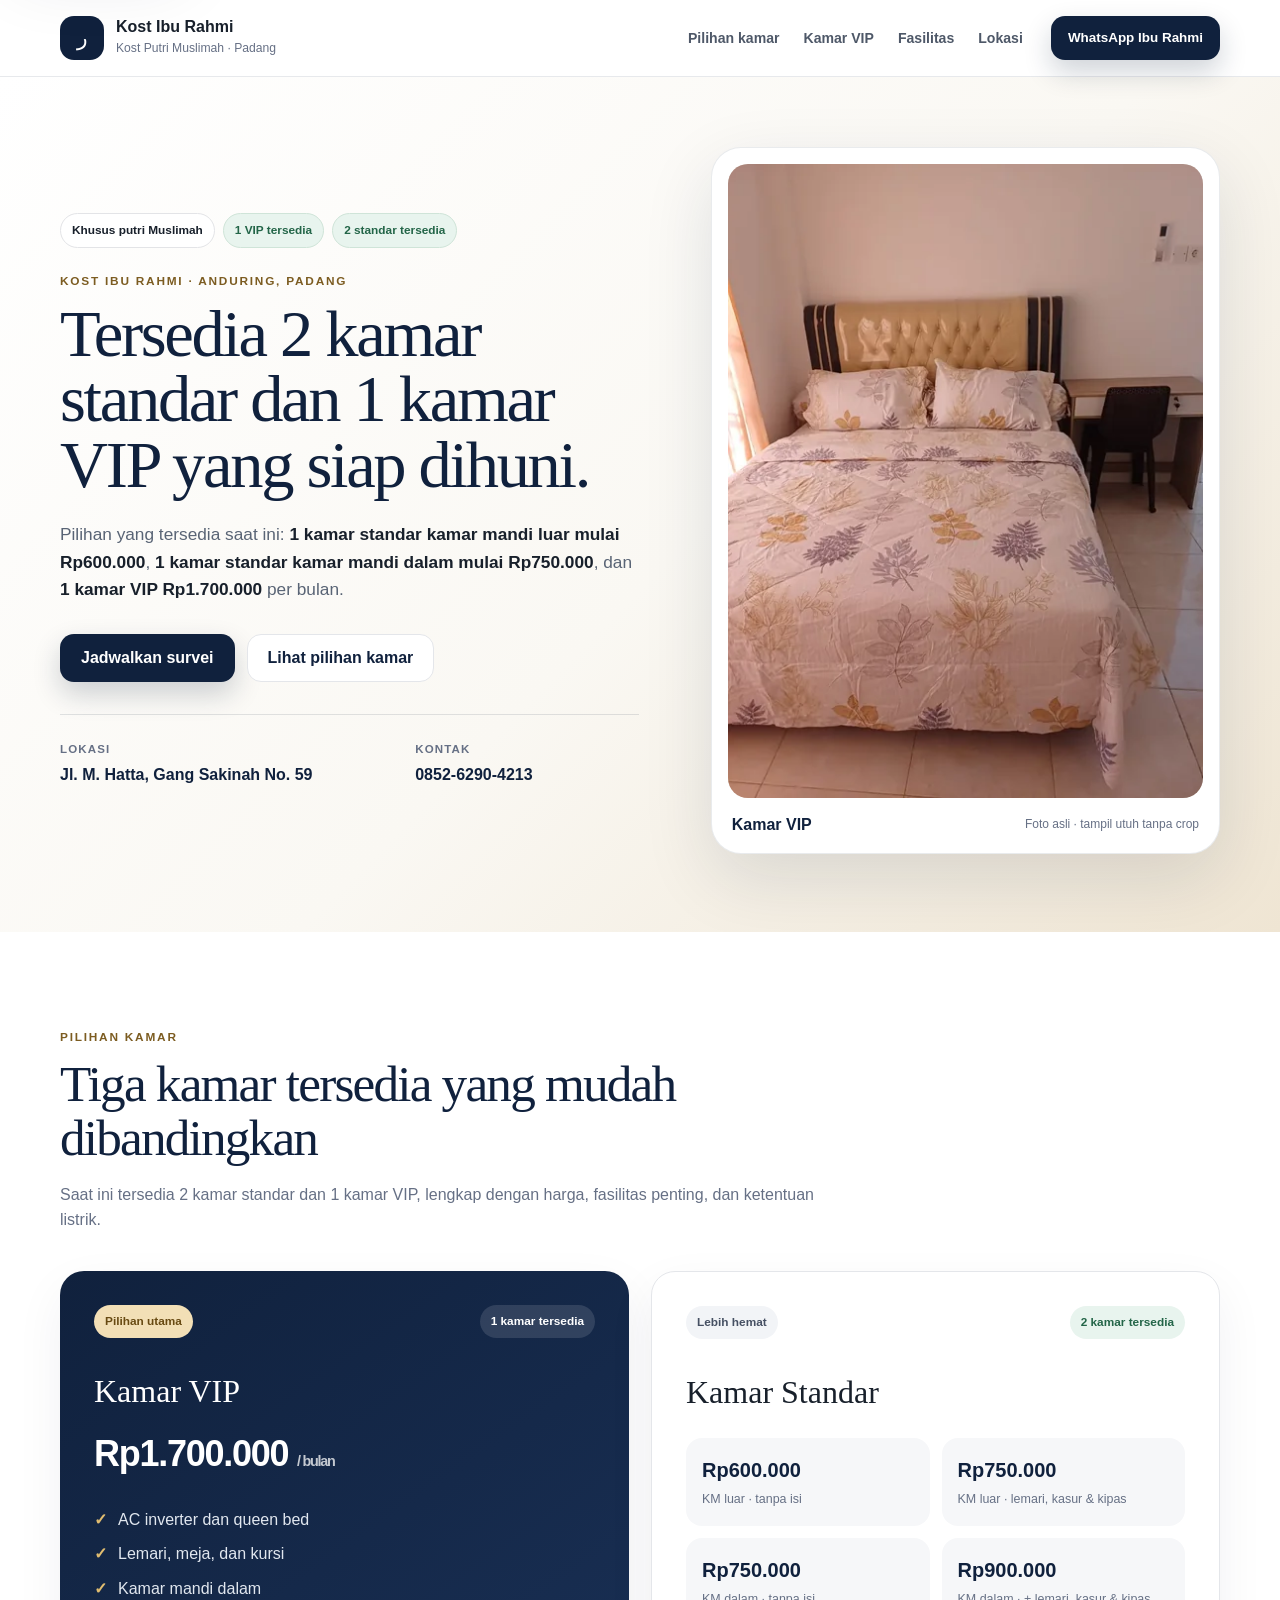
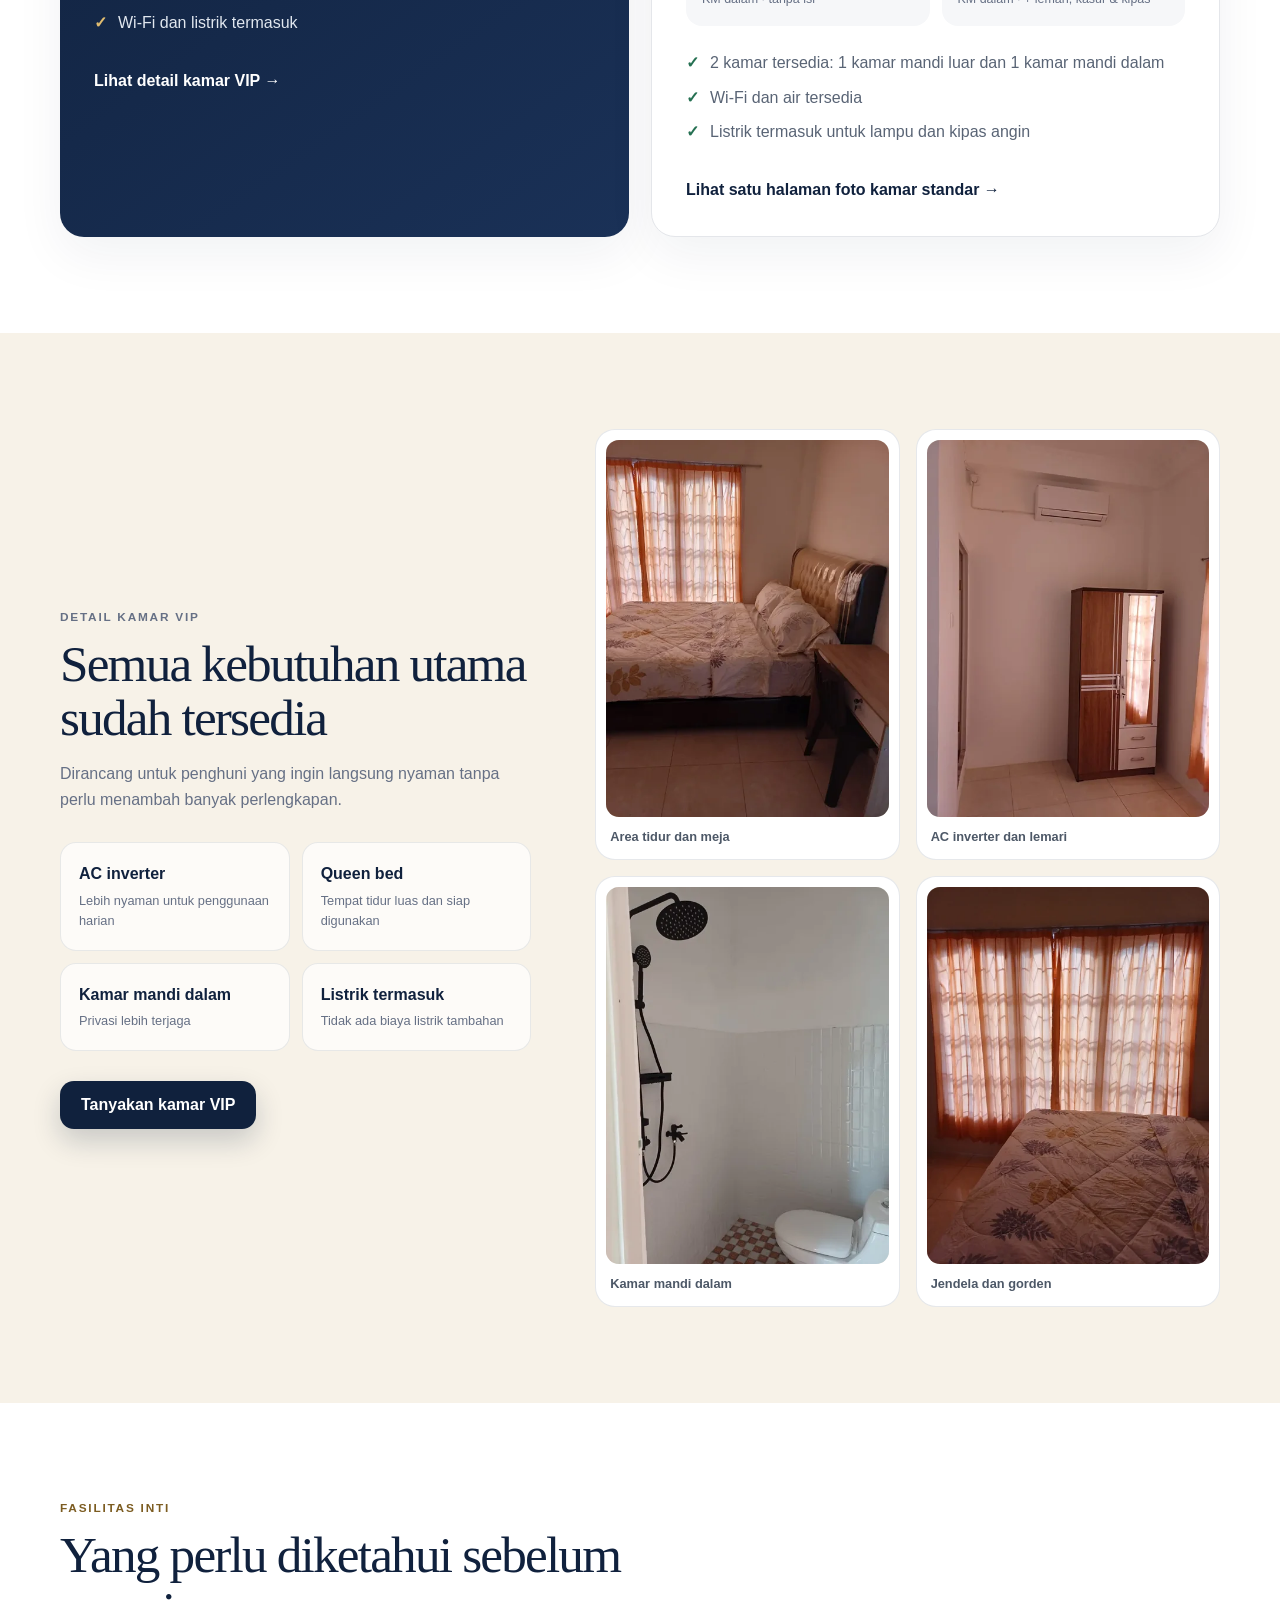
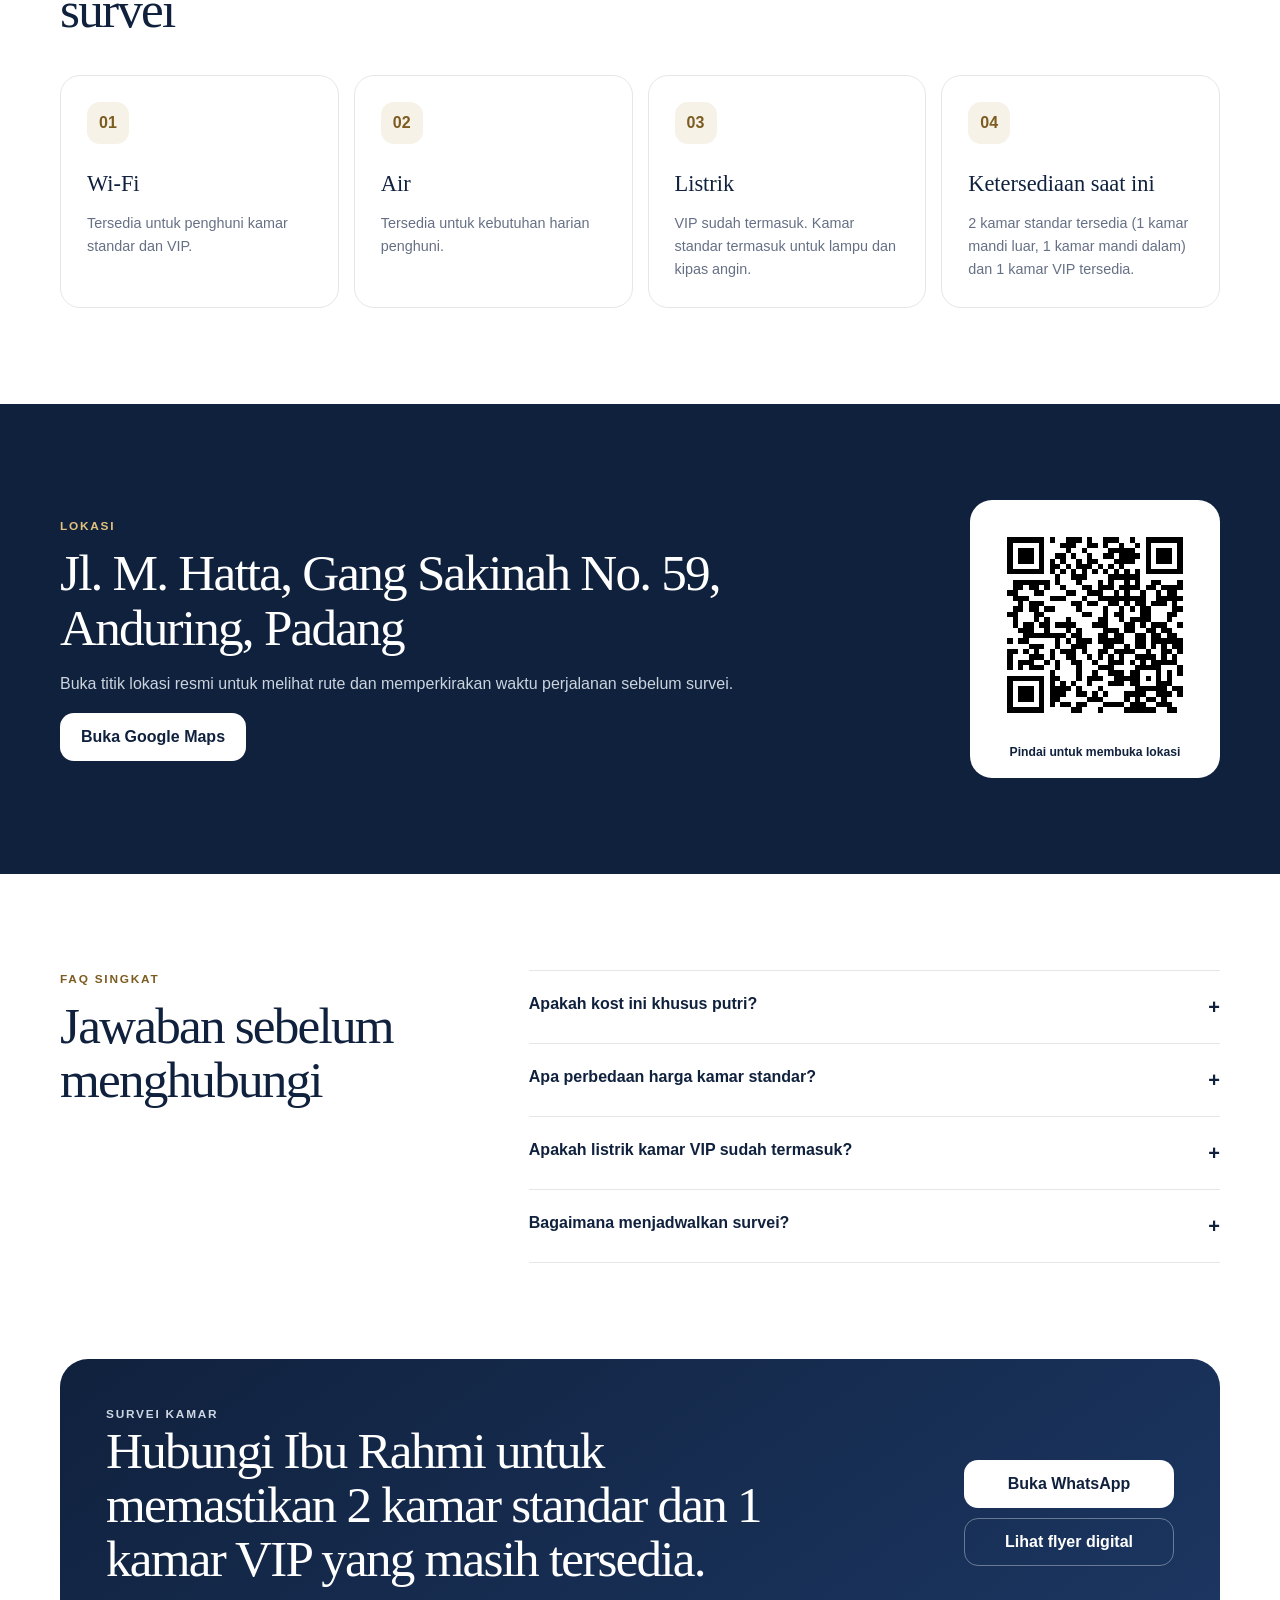
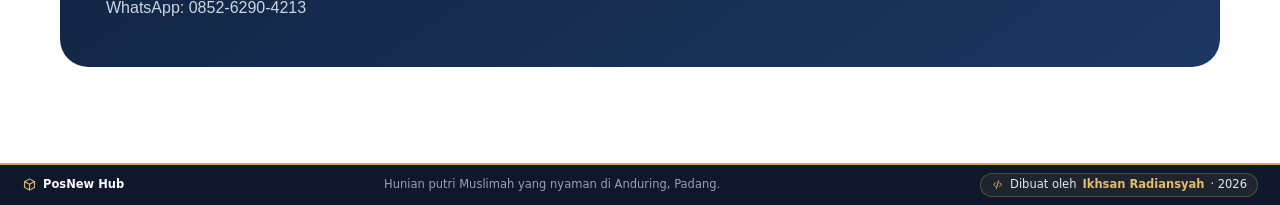
<file: index.html>
<!doctype html>
<html lang="id">
<head>
  <meta charset="utf-8">
  <meta name="viewport" content="width=device-width,initial-scale=1,viewport-fit=cover">
  <title>Kost Ibu Rahmi | Kost Putri Muslimah di Anduring, Padang</title>
  <meta name="description" content="Kost putri Muslimah di Jl. M. Hatta, Gang Sakinah No. 59, Anduring, Padang. Tersedia 2 kamar standar (1 kamar mandi luar dan 1 kamar mandi dalam) serta 1 kamar VIP. Harga mulai Rp600.000 per bulan.">
  <meta name="robots" content="index,follow,max-image-preview:large,max-snippet:-1,max-video-preview:-1">
  <meta name="theme-color" content="#10213d">
  <link rel="canonical" href="https://kost.posnew.com/">
  <link rel="preload" as="image" href="/assets/images/kamar-vip-baru-tempat-tidur-800.webp" imagesrcset="/assets/images/kamar-vip-baru-tempat-tidur-480.webp 480w, /assets/images/kamar-vip-baru-tempat-tidur-800.webp 800w, /assets/images/kamar-vip-baru-tempat-tidur-1280.webp 1280w" imagesizes="(max-width:760px) calc(100vw - 32px), 48vw" fetchpriority="high">
  <link rel="icon" type="image/png" sizes="32x32" href="/assets/images/favicon-32x32.png">
  <link rel="apple-touch-icon" href="/assets/images/apple-touch-icon.png">
  <link rel="manifest" href="/site.webmanifest">
  <link rel="stylesheet" href="/assets/css/site.css?v=20260730-footerfix2">

  <meta property="og:locale" content="id_ID">
  <meta property="og:type" content="website">
  <meta property="og:site_name" content="Kost Ibu Rahmi">
  <meta property="og:title" content="Kost Putri Muslimah di Anduring, Padang | Kost Ibu Rahmi">
  <meta property="og:description" content="Tersedia 2 kamar standar dan 1 kamar VIP. Harga mulai Rp600.000 per bulan. Hubungi Ibu Rahmi untuk survei.">
  <meta property="og:url" content="https://kost.posnew.com/">
  <meta property="og:image" content="https://kost.posnew.com/assets/images/og-kost-ibu-rahmi.jpg">
  <meta property="og:image:width" content="1200">
  <meta property="og:image:height" content="630">
  <meta property="og:image:alt" content="Kamar VIP Kost Ibu Rahmi di Anduring, Padang">
  <meta name="twitter:card" content="summary_large_image">
  <meta name="twitter:title" content="Kost Ibu Rahmi — Kost Putri Muslimah di Padang">
  <meta name="twitter:description" content="2 kamar standar dan 1 kamar VIP tersedia. Harga mulai Rp600.000 per bulan.">
  <meta name="twitter:image" content="https://kost.posnew.com/assets/images/og-kost-ibu-rahmi.jpg">

  <script type="application/ld+json">
  {
    "@context":"https://schema.org",
    "@graph":[
      {
        "@type":"WebSite",
        "@id":"https://kost.posnew.com/#website",
        "url":"https://kost.posnew.com/",
        "name":"Kost Ibu Rahmi",
        "inLanguage":"id-ID"
      },
      {
        "@type":"LodgingBusiness",
        "@id":"https://kost.posnew.com/#business",
        "name":"Kost Ibu Rahmi",
        "description":"Kost khusus putri Muslimah di Anduring, Padang, dengan kamar VIP dan kamar standar.",
        "url":"https://kost.posnew.com/",
        "telephone":"+6285262904213",
        "image":"https://kost.posnew.com/assets/images/kamar-vip-baru-tempat-tidur-1280.webp",
        "address":{
          "@type":"PostalAddress",
          "streetAddress":"Jl. M. Hatta, Gang Sakinah No. 59, Anduring",
          "addressLocality":"Padang",
          "addressRegion":"Sumatera Barat",
          "addressCountry":"ID"
        },
        "sameAs":["https://maps.app.goo.gl/Gx7gHEeugVkciWht6"],
        "amenityFeature":[
          {"@type":"LocationFeatureSpecification","name":"Wi-Fi","value":true},
          {"@type":"LocationFeatureSpecification","name":"Air","value":true},
          {"@type":"LocationFeatureSpecification","name":"Kamar VIP ber-AC","value":true}
        ],
        "makesOffer":[
          {
            "@type":"Offer","name":"Kamar Standar Kamar Mandi Luar Tanpa Isi","price":"600000","priceCurrency":"IDR","availability":"https://schema.org/InStock","url":"https://kost.posnew.com/#kamar-standar",
            "itemOffered":{"@type":"Accommodation","name":"Kamar standar kamar mandi luar tanpa isi"}
          },
          {
            "@type":"Offer","name":"Kamar Standar Kamar Mandi Luar Dengan Isi","price":"750000","priceCurrency":"IDR","availability":"https://schema.org/InStock","url":"https://kost.posnew.com/#kamar-standar",
            "itemOffered":{"@type":"Accommodation","name":"Kamar standar kamar mandi luar dengan lemari, kasur, dan kipas angin"}
          },
          {
            "@type":"Offer","name":"Kamar Standar Kamar Mandi Dalam Tanpa Isi","price":"750000","priceCurrency":"IDR","availability":"https://schema.org/InStock","url":"https://kost.posnew.com/#kamar-standar",
            "itemOffered":{"@type":"Accommodation","name":"Kamar standar kamar mandi dalam dalam keadaan kosong"}
          },
          {
            "@type":"Offer","name":"Kamar Standar Kamar Mandi Dalam Dengan Isi","price":"900000","priceCurrency":"IDR","availability":"https://schema.org/InStock","url":"https://kost.posnew.com/#kamar-standar",
            "itemOffered":{"@type":"Accommodation","name":"Kamar standar kamar mandi dalam dengan lemari, kasur, dan kipas angin"}
          },
          {
            "@type":"Offer","name":"Kamar VIP","price":"1700000","priceCurrency":"IDR","availability":"https://schema.org/InStock","url":"https://kost.posnew.com/#kamar-vip",
            "itemOffered":{"@type":"Accommodation","name":"Kamar VIP dengan AC inverter, queen bed, dan kamar mandi dalam","numberOfBathroomsTotal":1}
          }
        ]
      },
      {
        "@type":"FAQPage",
        "@id":"https://kost.posnew.com/#faq-schema",
        "mainEntity":[
          {"@type":"Question","name":"Siapa yang dapat menyewa kamar?","acceptedAnswer":{"@type":"Answer","text":"Kost Ibu Rahmi khusus untuk penghuni putri Muslimah."}},
          {"@type":"Question","name":"Berapa harga kamar standar?","acceptedAnswer":{"@type":"Answer","text":"Saat ini tersedia 2 kamar standar: 1 kamar mandi luar Rp600.000 tanpa isi atau Rp750.000 dengan lemari, kasur, dan kipas angin; serta 1 kamar mandi dalam Rp750.000 dalam keadaan kosong atau Rp900.000 bila memakai lemari, kasur, dan kipas angin."}},
          {"@type":"Question","name":"Berapa harga kamar VIP?","acceptedAnswer":{"@type":"Answer","text":"Rp1.700.000 per bulan dan listrik sudah termasuk."}},
          {"@type":"Question","name":"Bagaimana cara menjadwalkan survei?","acceptedAnswer":{"@type":"Answer","text":"Hubungi Ibu Rahmi melalui WhatsApp di 0852-6290-4213."}}
        ]
      }
    ]
  }
  </script>

  <style data-footer-critical>
    .dashboard-footer{width:100%;min-height:42px;padding:0 22px;display:flex;align-items:center;justify-content:space-between;gap:16px;overflow:hidden;color:#e2e8f0;border-top:2px solid #d4a94e;background:#0f172a;font:500 11.5px/1.2 Inter,ui-sans-serif,system-ui,-apple-system,"Segoe UI",sans-serif}
    .dashboard-footer svg{display:block;flex:0 0 auto;fill:none;stroke:currentColor;stroke-width:1.8;stroke-linecap:round;stroke-linejoin:round}
    .dashboard-footer .footer-brand,.dashboard-footer .footer-creator-badge{display:inline-flex;align-items:center;text-decoration:none;white-space:nowrap}
    .dashboard-footer .footer-brand{gap:6px;color:#f8fafc;font-weight:750}
    .dashboard-footer .footer-brand svg{width:15px;height:15px;color:#e2bd6b}
    .dashboard-footer .footer-desc{flex:1;margin:0;color:#94a3b8;text-align:center;overflow:hidden;text-overflow:ellipsis;white-space:nowrap}
    .dashboard-footer .footer-creator-badge{gap:6px;padding:4px 10px;border:1px solid rgba(226,189,107,.28);border-radius:999px;color:#e2e8f0;background:rgba(226,189,107,.08)}
    .dashboard-footer .footer-creator-badge svg{width:13px;height:13px;color:#e2bd6b}
    .dashboard-footer .footer-creator-badge strong{color:#e2bd6b}
    @media(max-width:820px){.dashboard-footer .footer-desc{display:none}}
    @media(max-width:620px){.dashboard-footer{min-height:38px;padding:0 10px;font-size:10.5px}.dashboard-footer .footer-creator-badge{padding:4px 7px}}
    @media(max-width:430px){.dashboard-footer .footer-brand svg{display:none}.dashboard-footer .footer-creator-badge{max-width:68%;overflow:hidden;text-overflow:ellipsis}}
  </style>
</head>
<body>
  <a class="skip-link" href="#main">Lewati ke isi utama</a>
  <header class="site-header">
    <div class="shell header-inner">
      <a class="brand" href="#top" aria-label="Kost Ibu Rahmi, kembali ke bagian atas">
        <span class="brand-mark" aria-hidden="true">ر</span>
        <span><strong>Kost Ibu Rahmi</strong><small>Kost Putri Muslimah · Padang</small></span>
      </a>
      <nav aria-label="Navigasi utama">
        <a href="#pilihan-kamar">Pilihan kamar</a>
        <a href="#kamar-vip">Kamar VIP</a>
        <a href="#fasilitas">Fasilitas</a>
        <a href="#lokasi">Lokasi</a>
      </nav>
      <a class="button button-primary header-cta" href="https://wa.me/6285262904213" target="_blank" rel="noopener">WhatsApp Ibu Rahmi</a>
      <button class="menu-button" type="button" aria-label="Buka menu" aria-expanded="false">Menu</button>
    </div>
  </header>

  <main id="main">
    <section class="hero" id="top">
      <div class="shell hero-grid">
        <div class="hero-copy">
          <div class="status-row" aria-label="Status ketersediaan">
            <span>Khusus putri Muslimah</span><span class="available">1 VIP tersedia</span><span class="available">2 standar tersedia</span>
          </div>
          <p class="eyebrow">KOST IBU RAHMI · ANDURING, PADANG</p>
          <h1>Tersedia 2 kamar standar dan 1 kamar VIP yang siap dihuni.</h1>
          <p class="lead">Pilihan yang tersedia saat ini: <strong>1 kamar standar kamar mandi luar mulai Rp600.000</strong>, <strong>1 kamar standar kamar mandi dalam mulai Rp750.000</strong>, dan <strong>1 kamar VIP Rp1.700.000</strong> per bulan.</p>
          <div class="hero-actions">
            <a class="button button-primary" href="https://wa.me/6285262904213?text=Halo%20Ibu%20Rahmi,%20saya%20ingin%20menanyakan%20ketersediaan%20kamar%20di%20Kost%20Ibu%20Rahmi.%20Apakah%20saya%20bisa%20menjadwalkan%20survei%3F" target="_blank" rel="noopener">Jadwalkan survei</a>
            <a class="button button-secondary" href="#pilihan-kamar">Lihat pilihan kamar</a>
          </div>
          <dl class="hero-facts">
            <div><dt>Lokasi</dt><dd>Jl. M. Hatta, Gang Sakinah No. 59</dd></div>
            <div><dt>Kontak</dt><dd>0852-6290-4213</dd></div>
          </dl>
        </div>
        <figure class="hero-photo">
          <picture>
            <source type="image/webp" srcset="/assets/images/kamar-vip-baru-tempat-tidur-480.webp 480w, /assets/images/kamar-vip-baru-tempat-tidur-800.webp 800w, /assets/images/kamar-vip-baru-tempat-tidur-1280.webp 1280w" sizes="(max-width:760px) calc(100vw - 32px), 48vw">
            <img src="/assets/images/kamar-vip-baru-tempat-tidur-800.webp" width="800" height="1067" alt="Kamar VIP Kost Ibu Rahmi dengan queen bed, meja, kursi, lemari, dan gorden" fetchpriority="high">
          </picture>
          <figcaption><strong>Kamar VIP</strong><span>Foto asli · tampil utuh tanpa crop</span></figcaption>
        </figure>
      </div>
    </section>

    <section class="section room-overview" id="pilihan-kamar">
      <div class="shell">
        <div class="section-heading">
          <p class="eyebrow">PILIHAN KAMAR</p>
          <h2>Tiga kamar tersedia yang mudah dibandingkan</h2>
          <p>Saat ini tersedia 2 kamar standar dan 1 kamar VIP, lengkap dengan harga, fasilitas penting, dan ketentuan listrik.</p>
        </div>
        <div class="room-grid">
          <article class="room-card room-card-vip">
            <div class="room-card-head"><span class="pill premium">Pilihan utama</span><span class="availability-dot">1 kamar tersedia</span></div>
            <h3>Kamar VIP</h3>
            <p class="price">Rp1.700.000 <small>/ bulan</small></p>
            <ul>
              <li>AC inverter dan queen bed</li><li>Lemari, meja, dan kursi</li><li>Kamar mandi dalam</li><li>Wi-Fi dan listrik termasuk</li>
            </ul>
            <a class="text-link" href="#kamar-vip">Lihat detail kamar VIP →</a>
          </article>
          <article class="room-card" id="kamar-standar">
            <div class="room-card-head"><span class="pill">Lebih hemat</span><span class="availability-dot">2 kamar tersedia</span></div>
            <h3>Kamar Standar</h3>
            <div class="standard-prices"><p><strong>Rp600.000</strong><span>KM luar · tanpa isi</span></p><p><strong>Rp750.000</strong><span>KM luar · lemari, kasur & kipas</span></p><p><strong>Rp750.000</strong><span>KM dalam · tanpa isi</span></p><p><strong>Rp900.000</strong><span>KM dalam · + lemari, kasur & kipas</span></p></div>
            <ul>
              <li>2 kamar tersedia: 1 kamar mandi luar dan 1 kamar mandi dalam</li><li>Wi-Fi dan air tersedia</li><li>Listrik termasuk untuk lampu dan kipas angin</li>
            </ul>
            <a class="text-link" href="/foto-standar.html">Lihat satu halaman foto kamar standar →</a>
          </article>
        </div>
      </div>
    </section>

    <section class="section section-cream" id="kamar-vip">
      <div class="shell vip-layout">
        <div class="vip-copy">
          <p class="eyebrow">DETAIL KAMAR VIP</p>
          <h2>Semua kebutuhan utama sudah tersedia</h2>
          <p>Dirancang untuk penghuni yang ingin langsung nyaman tanpa perlu menambah banyak perlengkapan.</p>
          <div class="feature-grid">
            <div><strong>AC inverter</strong><span>Lebih nyaman untuk penggunaan harian</span></div>
            <div><strong>Queen bed</strong><span>Tempat tidur luas dan siap digunakan</span></div>
            <div><strong>Kamar mandi dalam</strong><span>Privasi lebih terjaga</span></div>
            <div><strong>Listrik termasuk</strong><span>Tidak ada biaya listrik tambahan</span></div>
          </div>
          <a class="button button-primary" href="https://wa.me/6285262904213?text=Halo%20Ibu%20Rahmi,%20saya%20ingin%20survei%20kamar%20VIP%20Rp1.700.000%20per%20bulan." target="_blank" rel="noopener">Tanyakan kamar VIP</a>
        </div>
        <div class="photo-grid" aria-label="Galeri kamar VIP">
          <figure data-lightbox="/assets/images/kamar-vip-meja-kursi-gorden-1280.webp"><img src="/assets/images/kamar-vip-meja-kursi-gorden-480.webp" width="480" height="640" loading="lazy" alt="Meja, kursi, queen bed, dan gorden di kamar VIP"><figcaption>Area tidur dan meja</figcaption></figure>
          <figure data-lightbox="/assets/images/kamar-vip-ac-dan-lemari-1280.webp"><img src="/assets/images/kamar-vip-ac-dan-lemari-480.webp" width="480" height="640" loading="lazy" alt="AC inverter dan lemari di kamar VIP"><figcaption>AC inverter dan lemari</figcaption></figure>
          <figure data-lightbox="/assets/images/kamar-vip-kamar-mandi-dalam-1280.webp"><img src="/assets/images/kamar-vip-kamar-mandi-dalam-480.webp" width="480" height="640" loading="lazy" alt="Kamar mandi dalam kamar VIP dengan shower"><figcaption>Kamar mandi dalam</figcaption></figure>
          <figure data-lightbox="/assets/images/kamar-vip-jendela-gorden-1280.webp"><img src="/assets/images/kamar-vip-jendela-gorden-480.webp" width="480" height="640" loading="lazy" alt="Jendela dan gorden kamar VIP"><figcaption>Jendela dan gorden</figcaption></figure>
        </div>
      </div>
    </section>

    <section class="section" id="fasilitas">
      <div class="shell">
        <div class="section-heading compact"><p class="eyebrow">FASILITAS INTI</p><h2>Yang perlu diketahui sebelum survei</h2></div>
        <div class="facility-grid">
          <article><span>01</span><h3>Wi-Fi</h3><p>Tersedia untuk penghuni kamar standar dan VIP.</p></article>
          <article><span>02</span><h3>Air</h3><p>Tersedia untuk kebutuhan harian penghuni.</p></article>
          <article><span>03</span><h3>Listrik</h3><p>VIP sudah termasuk. Kamar standar termasuk untuk lampu dan kipas angin.</p></article>
          <article><span>04</span><h3>Ketersediaan saat ini</h3><p>2 kamar standar tersedia (1 kamar mandi luar, 1 kamar mandi dalam) dan 1 kamar VIP tersedia.</p></article>
        </div>
      </div>
    </section>

    <section class="section location-section" id="lokasi">
      <div class="shell location-card">
        <div>
          <p class="eyebrow">LOKASI</p>
          <h2>Jl. M. Hatta, Gang Sakinah No. 59, Anduring, Padang</h2>
          <p>Buka titik lokasi resmi untuk melihat rute dan memperkirakan waktu perjalanan sebelum survei.</p>
          <a class="button button-light" href="https://maps.app.goo.gl/Gx7gHEeugVkciWht6" target="_blank" rel="noopener">Buka Google Maps</a>
        </div>
        <div class="map-qr"><img src="/assets/images/qr-google-maps.png" width="456" height="456" loading="lazy" alt="QR Code lokasi Kost Ibu Rahmi di Google Maps"><span>Pindai untuk membuka lokasi</span></div>
      </div>
    </section>

    <section class="section faq-section" id="faq">
      <div class="shell faq-layout">
        <div><p class="eyebrow">FAQ SINGKAT</p><h2>Jawaban sebelum menghubungi</h2></div>
        <div class="faq-list">
          <details><summary>Apakah kost ini khusus putri?</summary><p>Ya. Kost Ibu Rahmi khusus untuk penghuni putri Muslimah.</p></details>
          <details><summary>Apa perbedaan harga kamar standar?</summary><p>Saat ini ada 2 kamar standar tersedia. Kamar standar dengan kamar mandi luar harganya Rp600.000 tanpa isi atau Rp750.000 dengan lemari, kasur, dan kipas angin. Kamar standar dengan kamar mandi dalam harganya Rp750.000 dalam keadaan kosong, dan bila memakai lemari, kasur, serta kipas angin menjadi Rp900.000 per bulan.</p></details>
          <details><summary>Apakah listrik kamar VIP sudah termasuk?</summary><p>Ya. Harga kamar VIP Rp1.700.000 per bulan sudah termasuk listrik.</p></details>
          <details><summary>Bagaimana menjadwalkan survei?</summary><p>Hubungi Ibu Rahmi di WhatsApp 0852-6290-4213 untuk memastikan ketersediaan dan waktu kunjungan.</p></details>
        </div>
      </div>
    </section>

    <section class="cta-section">
      <div class="shell cta-card">
        <div><p class="eyebrow">SURVEI KAMAR</p><h2>Hubungi Ibu Rahmi untuk memastikan 2 kamar standar dan 1 kamar VIP yang masih tersedia.</h2><p>WhatsApp: 0852-6290-4213</p></div>
        <div class="cta-actions"><a class="button button-white" href="https://wa.me/6285262904213" target="_blank" rel="noopener">Buka WhatsApp</a><a class="button button-ghost" href="/flyer">Lihat flyer digital</a></div>
      </div>
    </section>
  </main>
  <footer class="dashboard-footer">
    <a class="footer-brand" href="https://posnew.com" target="_blank" rel="noopener noreferrer" aria-label="Buka PosNew Hub">
      <svg width="15" height="15" viewBox="0 0 24 24" aria-hidden="true"><path d="M4 7.5 12 3l8 4.5v9L12 21l-8-4.5v-9Z"/><path d="m4.5 7.5 7.5 4.2 7.5-4.2M12 12v8.2"/></svg>
      PosNew Hub
    </a>
    <p class="footer-desc">Hunian putri Muslimah yang nyaman di Anduring, Padang.</p>
    <a class="footer-creator-badge" href="https://posnew.com/about-me.html" target="_blank" rel="noopener noreferrer">
      <svg width="13" height="13" viewBox="0 0 24 24" aria-hidden="true"><path d="m8 9-3 3 3 3M16 9l3 3-3 3M14 5l-4 14"/></svg>
      Dibuat oleh <strong>Ikhsan Radiansyah</strong> · 2026
    </a>
  </footer>

  <a class="mobile-wa" href="https://wa.me/6285262904213" target="_blank" rel="noopener">WhatsApp Ibu Rahmi</a>
  <dialog class="lightbox" id="lightbox" aria-label="Pratinjau foto kamar VIP"><button type="button" class="lightbox-close" aria-label="Tutup foto">×</button><img alt=""><p></p></dialog>
  <script src="/assets/js/site.js?v=20260729-redesign" defer></script>
</body>
</html>
</file>
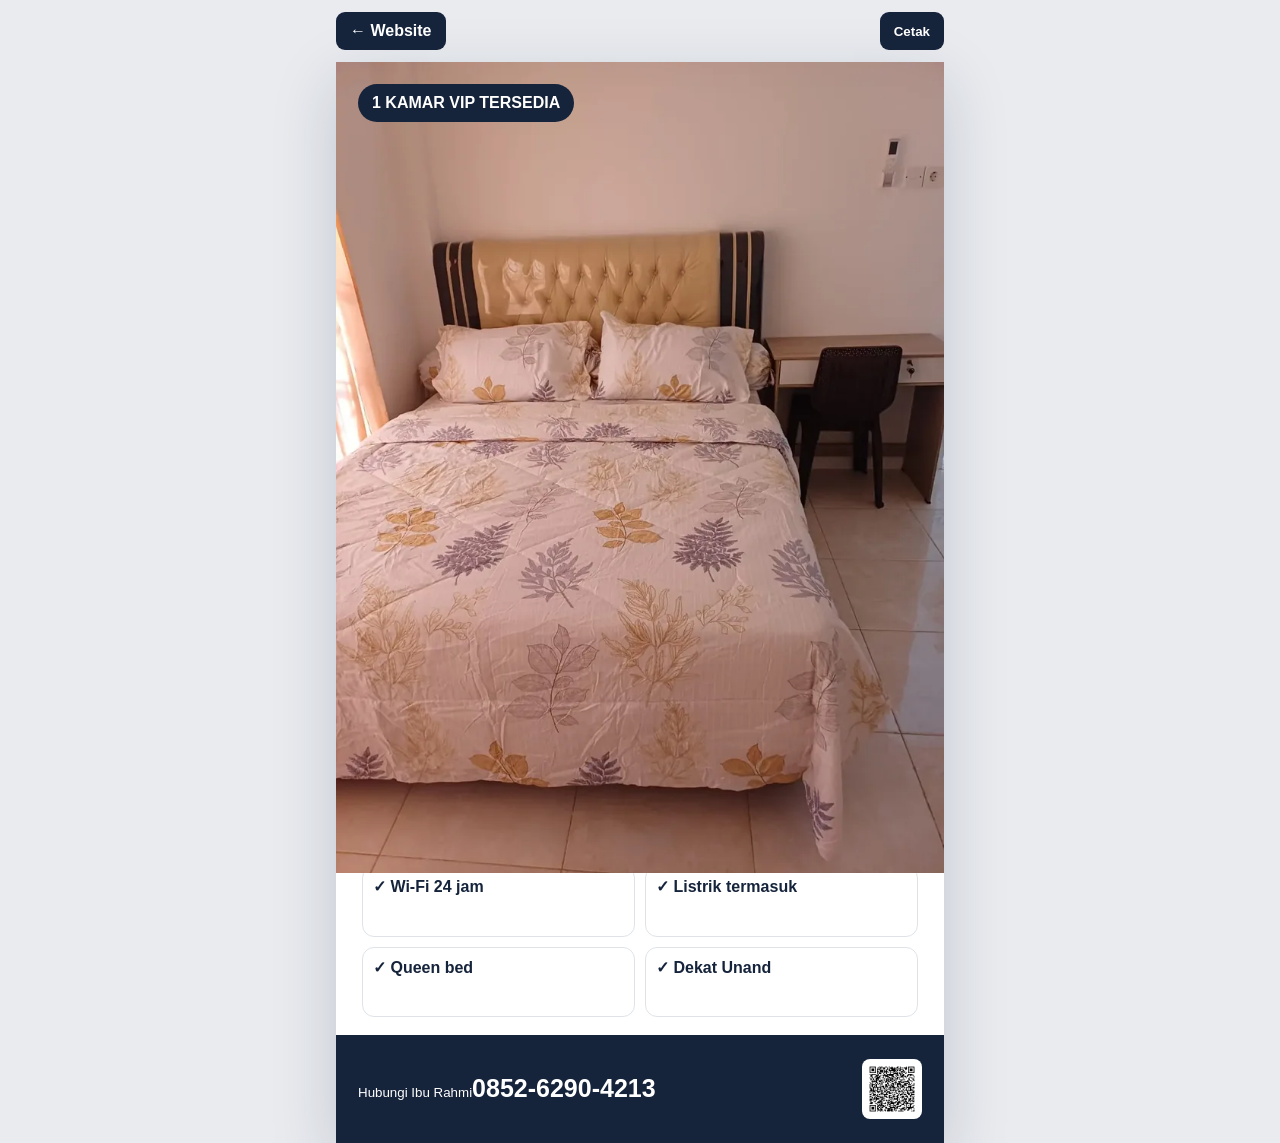
<file: flyer-story.html>
<!doctype html><html lang="id"><head><meta charset="utf-8"><meta name="viewport" content="width=device-width,initial-scale=1"><title>Story Flyer Kost Ibu Rahmi</title><meta name="robots" content="noindex,follow"><style>*{box-sizing:border-box}body{margin:0;background:#e9ebef;font-family:Arial,sans-serif;color:#15233b}.bar{max-width:608px;margin:12px auto;display:flex;justify-content:space-between}.bar a,.bar button{background:#15233b;color:#fff;border:0;border-radius:9px;padding:10px 14px;text-decoration:none;font-weight:800}.story{width:min(608px,100vw);aspect-ratio:9/16;margin:auto;background:#fff;overflow:hidden;display:grid;grid-template-rows:48% 19% 23% 10%;box-shadow:0 20px 60px rgba(21,35,59,.18)}.hero{position:relative;background:#eef0f3;display:grid;place-items:center}.hero img{width:100%;height:100%;object-fit:contain}.badge{position:absolute;left:22px;top:22px;background:#15233b;color:#fff;padding:10px 14px;border-radius:999px;font-weight:900}.copy{padding:20px 26px;background:#fff}.copy small{font-weight:900;letter-spacing:.13em;color:#667085}.copy h1{font-size:48px;line-height:.92;margin:8px 0}.price{color:#d39a2c;font-size:37px;font-weight:900}.grid{display:grid;grid-template-columns:repeat(2,1fr);gap:10px;padding:0 26px 18px}.grid div{border:1px solid #dfe3e8;border-radius:12px;padding:10px;font-weight:800}.foot{background:#15233b;color:#fff;padding:14px 22px;display:flex;align-items:center;justify-content:space-between}.foot strong{font-size:25px}.foot img{width:60px;height:60px;background:#fff;padding:4px;border-radius:8px}@media print{.bar{display:none}.story{box-shadow:none}}</style></head><body><div class="bar"><a href="/">← Website</a><button onclick="print()">Cetak</button></div><main class="story"><div class="hero"><img src="/assets/images/kamar-vip-baru-tempat-tidur-800.webp" alt="Kamar VIP"><span class="badge">1 KAMAR VIP TERSEDIA</span></div><section class="copy"><small>KOST PUTRI MUSLIMAH · PADANG</small><h1>KAMAR VIP<br>SIAP DIHUNI</h1><div class="price">Rp1,7 juta / bulan</div></section><section class="grid"><div>✓ AC inverter</div><div>✓ Kamar mandi dalam</div><div>✓ Wi-Fi 24 jam</div><div>✓ Listrik termasuk</div><div>✓ Queen bed</div><div>✓ Dekat Unand</div></section><footer class="foot"><div><small>Hubungi Ibu Rahmi</small><strong>0852-6290-4213</strong></div><img src="/assets/images/qr-whatsapp.png" alt="QR WhatsApp"></footer></main></body></html>
</file>
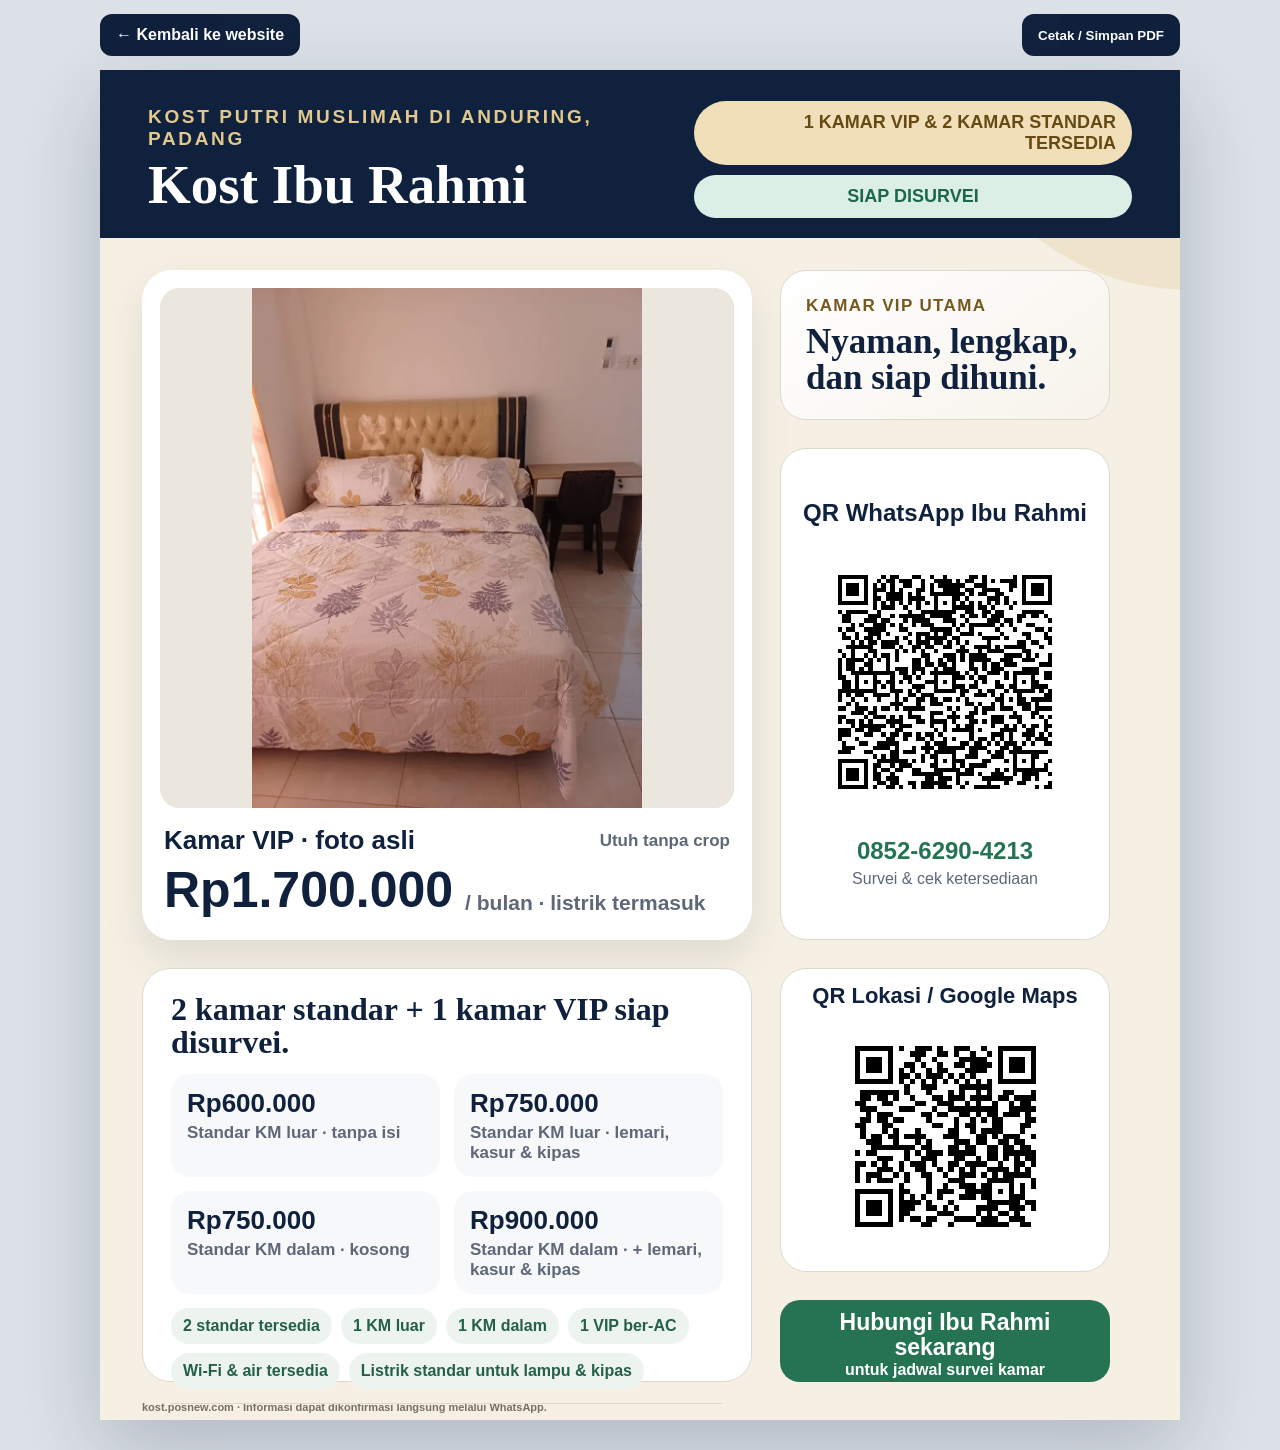
<file: flyer.html>
<!doctype html>
<html lang="id">
<head>
  <meta charset="utf-8">
  <meta name="viewport" content="width=device-width,initial-scale=1">
  <title>Flyer Kost Ibu Rahmi | Kamar VIP & Standar Tersedia</title>
  <meta name="description" content="Flyer digital Kost Ibu Rahmi, kost putri Muslimah di Anduring, Padang. Tersedia 2 kamar standar dan 1 kamar VIP. Harga mulai Rp600.000 per bulan.">
  <meta name="robots" content="noindex,follow">
  <link rel="canonical" href="https://kost.posnew.com/flyer">
  <link rel="icon" href="/assets/images/favicon-32x32.png">
  <style>
    :root{--navy:#10213d;--navy2:#1d3760;--cream:#f6f0e4;--gold:#d1ad68;--green:#267354;--ink:#17202d;--muted:#5e6878;--line:#ded9cf}*{box-sizing:border-box}html,body{margin:0;min-height:100%;background:#dde2e8;font-family:Inter,Arial,sans-serif;color:var(--ink)}img{display:block;max-width:100%;height:auto}.toolbar{max-width:1080px;margin:14px auto;display:flex;justify-content:space-between;gap:12px}.toolbar a,.toolbar button{border:0;border-radius:12px;background:var(--navy);color:#fff;padding:12px 16px;text-decoration:none;font-weight:800;cursor:pointer}.poster{width:1080px;height:1350px;margin:0 auto 30px;position:relative;overflow:hidden;background:var(--cream);box-shadow:0 28px 80px rgba(16,33,61,.22)}.poster:before{content:"";position:absolute;width:500px;height:500px;border-radius:50%;right:-260px;top:-280px;background:rgba(209,173,104,.2)}.top{height:168px;position:relative;z-index:1;padding:38px 48px 28px;background:var(--navy);color:#fff;display:flex;justify-content:space-between;align-items:center}.brand small,.brand strong{display:block}.brand small{font-size:19px;letter-spacing:.14em;font-weight:850;color:#e0c88f}.brand strong{font-family:Georgia,serif;font-size:55px;line-height:1;margin-top:7px}.status{display:grid;gap:10px;text-align:right}.status span{display:inline-flex;justify-content:center;padding:11px 16px;border-radius:999px;font-size:18px;font-weight:900}.status .green{background:#dcefe6;color:#1d6848}.status .gold{background:#f1dfb9;color:#674a13}.content{height:1182px;padding:32px 42px 38px;display:grid;grid-template-columns:610px 330px;grid-template-rows:670px 414px;gap:28px;position:relative;z-index:1}.hero-card{grid-row:1;border-radius:30px;background:#fff;padding:18px;box-shadow:0 18px 42px rgba(16,33,61,.10)}.photo-frame{position:relative;height:520px;border-radius:20px;background:#ebe7df;display:grid;place-items:center;overflow:hidden}.photo-frame img{position:absolute;inset:0;width:100%!important;height:100%!important;object-fit:contain;background:#ebe7df}.photo-label{display:flex;justify-content:space-between;gap:16px;align-items:center;padding:17px 4px 0}.photo-label strong{font-size:26px;color:var(--navy)}.photo-label span{font-size:17px;color:var(--muted);font-weight:750}.vip-price{margin:9px 4px 0;display:flex;align-items:flex-end;gap:12px}.vip-price strong{font-size:50px;line-height:1;color:var(--navy)}.vip-price span{font-size:21px;font-weight:800;color:var(--muted)}.right-top{display:grid;grid-template-rows:150px 492px;gap:28px}.headline{border-radius:26px;padding:25px;background:linear-gradient(145deg,#fff,#f7f3eb);border:1px solid var(--line)}.headline p{margin:0;color:var(--gold-dark,#76591f);font-size:17px;font-weight:900;letter-spacing:.08em}.headline h1{margin:8px 0 0;font-family:Georgia,serif;font-size:35px;line-height:1.03;color:var(--navy)}.qr-card{border-radius:26px;padding:20px;background:#fff;border:1px solid var(--line);text-align:center;display:flex;flex-direction:column;align-items:center;justify-content:center}.qr-card h2{margin:0 0 12px;font-size:24px;line-height:1.1;color:var(--navy)}.qr-wrap{background:#fff;padding:18px}.qr-card img{width:250px;height:250px;object-fit:contain;image-rendering:pixelated}.qr-card strong{display:block;margin-top:12px;font-size:24px;color:var(--green)}.qr-card small{display:block;margin-top:5px;font-size:16px;color:var(--muted)}.bottom-info{border-radius:28px;background:#fff;padding:24px 28px;border:1px solid var(--line);display:flex;flex-direction:column;gap:14px}.bottom-info h2{margin:0;font-family:Georgia,serif;font-size:32px;line-height:1.04;color:var(--navy)}.standard-prices{display:grid;grid-template-columns:1fr 1fr;gap:14px}.price-box{padding:14px 16px;border-radius:19px;background:#f7f8fa}.price-box strong,.price-box span{display:block}.price-box strong{font-size:26px;color:var(--navy)}.price-box span{margin-top:4px;font-size:17px;color:var(--muted);font-weight:750}.facility-line{display:flex;flex-wrap:wrap;gap:9px}.facility-line span{padding:9px 12px;border-radius:999px;background:#edf4f0;color:#245f49;font-size:16px;font-weight:850}.address{padding-top:12px;border-top:1px solid var(--line)}.address strong{display:block;font-size:22px;color:var(--navy)}.address p{margin:5px 0 0;font-size:18px;line-height:1.35;color:var(--muted);font-weight:700}.right-bottom{display:grid;grid-template-rows:304px 82px;gap:28px}.right-bottom .qr-card{padding:10px}.right-bottom .qr-card h2{font-size:22px;margin-bottom:8px}.right-bottom .qr-wrap{padding:7px}.right-bottom .qr-card img{width:225px;height:225px}.cta{border-radius:20px;background:var(--green);color:#fff;display:grid;place-items:center;text-align:center;padding:10px}.cta strong{font-size:23px;line-height:1.1}.cta span{font-size:16px;font-weight:750}.poster-note{position:absolute;left:42px;bottom:7px;color:#786f61;font-size:11px;font-weight:700}@media(max-width:1100px){.poster,.toolbar{transform-origin:top left}.poster{margin-left:12px}.toolbar{margin-left:12px}}@media print{html,body{background:#fff}.toolbar{display:none}.poster{margin:0;box-shadow:none}}
  </style>
</head>
<body>
  <div class="toolbar"><a href="/">← Kembali ke website</a><button type="button" onclick="window.print()">Cetak / Simpan PDF</button></div>
  <main class="poster" aria-label="Flyer digital Kost Ibu Rahmi ukuran 1080 kali 1350 piksel">
    <header class="top">
      <div class="brand"><small>KOST PUTRI MUSLIMAH DI ANDURING, PADANG</small><strong>Kost Ibu Rahmi</strong></div>
      <div class="status"><span class="gold">1 KAMAR VIP &amp; 2 KAMAR STANDAR TERSEDIA</span><span class="green">SIAP DISURVEI</span></div>
    </header>
    <div class="content">
      <section class="hero-card">
        <div class="photo-frame"><img src="/assets/images/kamar-vip-baru-tempat-tidur-800.webp" width="800" height="1067" alt="Foto asli kamar VIP Kost Ibu Rahmi dengan queen bed"></div>
        <div class="photo-label"><strong>Kamar VIP · foto asli</strong><span>Utuh tanpa crop</span></div>
        <div class="vip-price"><strong>Rp1.700.000</strong><span>/ bulan · listrik termasuk</span></div>
      </section>
      <aside class="right-top">
        <section class="headline"><p>KAMAR VIP UTAMA</p><h1>Nyaman, lengkap, dan siap dihuni.</h1></section>
        <section class="qr-card" aria-label="QR WhatsApp Ibu Rahmi">
          <h2>QR WhatsApp Ibu Rahmi</h2>
          <div class="qr-wrap"><img src="/assets/images/qr-whatsapp.png" width="456" height="456" alt="QR Code WhatsApp Ibu Rahmi"></div>
          <strong>0852-6290-4213</strong><small>Survei & cek ketersediaan</small>
        </section>
      </aside>
      <section class="bottom-info">
        <h2>2 kamar standar + 1 kamar VIP siap disurvei.</h2>
        <div class="standard-prices"><div class="price-box"><strong>Rp600.000</strong><span>Standar KM luar · tanpa isi</span></div><div class="price-box"><strong>Rp750.000</strong><span>Standar KM luar · lemari, kasur &amp; kipas</span></div><div class="price-box"><strong>Rp750.000</strong><span>Standar KM dalam · kosong</span></div><div class="price-box"><strong>Rp900.000</strong><span>Standar KM dalam · + lemari, kasur &amp; kipas</span></div></div>
        <div class="facility-line"><span>2 standar tersedia</span><span>1 KM luar</span><span>1 KM dalam</span><span>1 VIP ber-AC</span><span>Wi-Fi &amp; air tersedia</span><span>Listrik standar untuk lampu &amp; kipas</span></div>
        <div class="address"><strong>Jl. M. Hatta, Gang Sakinah No. 59</strong><p>Anduring, Padang · Khusus putri Muslimah</p></div>
      </section>
      <aside class="right-bottom">
        <section class="qr-card" aria-label="QR Lokasi Google Maps">
          <h2>QR Lokasi / Google Maps</h2>
          <div class="qr-wrap"><img src="/assets/images/qr-google-maps.png" width="456" height="456" alt="QR Code lokasi Kost Ibu Rahmi"></div>
        </section>
        <div class="cta"><strong>Hubungi Ibu Rahmi sekarang</strong><span>untuk jadwal survei kamar</span></div>
      </aside>
    </div>
    <div class="poster-note">kost.posnew.com · Informasi dapat dikonfirmasi langsung melalui WhatsApp.</div>
  </main>
  <script>function scalePoster(){if(innerWidth<1104){const s=Math.max(.25,(innerWidth-24)/1080);document.querySelector('.poster').style.transform=`scale(${s})`;document.body.style.height=`${1350*s+90}px`;document.querySelector('.toolbar').style.width=`${1080*s}px`}else{document.querySelector('.poster').style.transform='';document.body.style.height='';document.querySelector('.toolbar').style.width=''}}addEventListener('resize',scalePoster);scalePoster();</script>
</body>
</html>
</file>
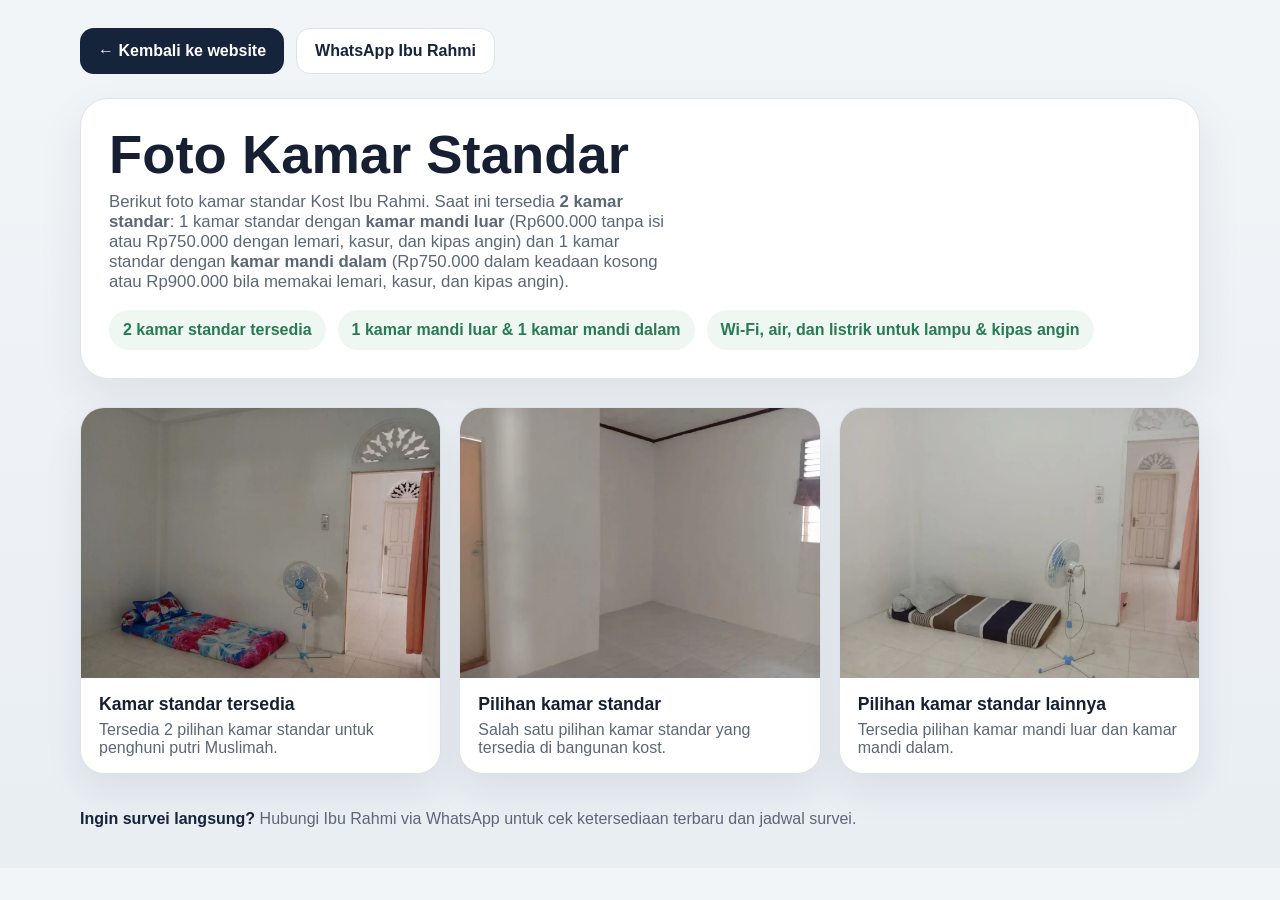
<file: foto-standar.html>
<!doctype html>
<html lang="id">
<head>
  <meta charset="utf-8">
  <meta name="viewport" content="width=device-width,initial-scale=1">
  <title>Foto Kamar Standar | Kost Ibu Rahmi</title>
  <meta name="description" content="Foto kamar standar Kost Ibu Rahmi di Anduring, Padang.">
  <link rel="icon" href="/assets/images/favicon-32x32.png">
  <style>
    :root{--navy:#15233b;--green:#287a55;--soft:#f4f6f8;--line:#dde3ea;--paper:#fff}
    *{box-sizing:border-box}body{margin:0;font-family:Inter,Arial,sans-serif;background:linear-gradient(180deg,#f2f5f8 0%,#e9eef3 100%);color:#172033}
    a{text-decoration:none;color:inherit}img{display:block;max-width:100%}
    .shell{width:min(1120px,calc(100% - 32px));margin:0 auto}.top{padding:28px 0 14px}.toolbar{display:flex;gap:12px;flex-wrap:wrap}.btn{display:inline-flex;align-items:center;justify-content:center;min-height:46px;padding:0 18px;border-radius:14px;font-weight:800}.btn.primary{background:var(--navy);color:#fff}.btn.soft{background:#fff;border:1px solid var(--line);color:var(--navy)}
    .hero{padding:10px 0 28px}.hero-card{background:#fff;border:1px solid var(--line);border-radius:28px;padding:28px;box-shadow:0 18px 46px rgba(21,35,59,.08)}.hero-card h1{margin:0 0 10px;font-size:clamp(2rem,5vw,3.4rem);line-height:1.02}.hero-card p{margin:0;color:#5b6677;font-size:1.05rem;max-width:60ch}.meta{display:flex;gap:12px;flex-wrap:wrap;margin-top:18px}.meta span{display:inline-flex;align-items:center;min-height:40px;padding:0 14px;border-radius:999px;background:#eef7f2;color:var(--green);font-weight:800}
    .grid{display:grid;grid-template-columns:repeat(3,minmax(0,1fr));gap:18px;padding-bottom:36px}.card{background:#fff;border-radius:24px;overflow:hidden;border:1px solid var(--line);box-shadow:0 16px 38px rgba(21,35,59,.08)}.card img{width:100%;aspect-ratio:4/3;object-fit:cover}.card .body{padding:16px 18px}.card h2{margin:0 0 6px;font-size:1.1rem}.card p{margin:0;color:#5b6677}.footer-note{padding:0 0 40px;color:#5b6677}.footer-note strong{color:var(--navy)}@media(max-width:860px){.grid{grid-template-columns:1fr}}  
  </style>
</head>
<body>
  <div class="shell top">
    <div class="toolbar">
      <a class="btn primary" href="/">← Kembali ke website</a>
      <a class="btn soft" href="https://wa.me/6285262904213?text=Halo%20Ibu%20Rahmi,%20saya%20ingin%20melihat%20foto%20kamar%20standar." target="_blank" rel="noopener">WhatsApp Ibu Rahmi</a>
    </div>
  </div>
  <main class="shell hero">
    <section class="hero-card">
      <h1>Foto Kamar Standar</h1>
      <p>Berikut foto kamar standar Kost Ibu Rahmi. Saat ini tersedia <strong>2 kamar standar</strong>: 1 kamar standar dengan <strong>kamar mandi luar</strong> (Rp600.000 tanpa isi atau Rp750.000 dengan lemari, kasur, dan kipas angin) dan 1 kamar standar dengan <strong>kamar mandi dalam</strong> (Rp750.000 dalam keadaan kosong atau Rp900.000 bila memakai lemari, kasur, dan kipas angin).</p>
      <div class="meta"><span>2 kamar standar tersedia</span><span>1 kamar mandi luar & 1 kamar mandi dalam</span><span>Wi-Fi, air, dan listrik untuk lampu & kipas angin</span></div>
    </section>
  </main>
  <section class="shell grid">
    <article class="card"><img src="/assets/images/kamar-standar-baru-1280.webp" alt="Foto kamar standar Kost Ibu Rahmi"><div class="body"><h2>Kamar standar tersedia</h2><p>Tersedia 2 pilihan kamar standar untuk penghuni putri Muslimah.</p></div></article>
    <article class="card"><img src="/assets/images/kamar-standar-lantai-dua-1280.webp" alt="Kamar standar lantai dua"><div class="body"><h2>Pilihan kamar standar</h2><p>Salah satu pilihan kamar standar yang tersedia di bangunan kost.</p></div></article>
    <article class="card"><img src="/assets/images/kamar-standar-lantai-bawah-1280.webp" alt="Kamar standar lantai bawah"><div class="body"><h2>Pilihan kamar standar lainnya</h2><p>Tersedia pilihan kamar mandi luar dan kamar mandi dalam.</p></div></article>
  </section>
  <div class="shell footer-note"><strong>Ingin survei langsung?</strong> Hubungi Ibu Rahmi via WhatsApp untuk cek ketersediaan terbaru dan jadwal survei.</div>
</body>
</html>
</file>
<file: assets/css/site.css>
:root{--navy:#10213d;--navy-2:#1a3157;--cream:#f7f2e8;--cream-2:#eee3cf;--gold:#c9a45c;--gold-dark:#7c5c21;--green:#257052;--ink:#18202b;--muted:#667085;--line:#e4e6ea;--white:#fff;--shadow:0 24px 70px rgba(16,33,61,.12);--radius:24px;--shell:min(1160px,calc(100% - 40px))}*{box-sizing:border-box}html{scroll-behavior:smooth}body{margin:0;min-height:100vh;display:flex;flex-direction:column;color:var(--ink);background:var(--white);font-family:Inter,ui-sans-serif,-apple-system,BlinkMacSystemFont,"Segoe UI",sans-serif;line-height:1.6;text-rendering:optimizeLegibility}img{display:block;max-width:100%;height:auto}a{color:inherit}button,input,summary{font:inherit}.shell{width:var(--shell);margin-inline:auto}.skip-link{position:fixed;z-index:999;left:16px;top:-100px;background:#fff;color:var(--navy);padding:12px 16px;border-radius:10px;box-shadow:var(--shadow)}.skip-link:focus{top:16px}.site-header{position:sticky;top:0;z-index:50;border-bottom:1px solid rgba(228,230,234,.88);background:rgba(255,255,255,.94);backdrop-filter:blur(18px)}.header-inner{min-height:76px;display:flex;align-items:center;gap:28px}.brand{display:flex;align-items:center;gap:12px;text-decoration:none;min-width:max-content}.brand-mark{width:44px;height:44px;display:grid;place-items:center;border-radius:14px;background:var(--navy);color:#fff;font-family:Georgia,serif;font-size:1.35rem}.brand strong,.brand small{display:block}.brand strong{line-height:1.15}.brand small{margin-top:3px;color:var(--muted);font-size:.76rem}.site-header nav{display:flex;gap:24px;margin-left:auto}.site-header nav a{text-decoration:none;color:#4e5868;font-size:.88rem;font-weight:750}.site-header nav a:hover{color:var(--navy)}.menu-button{display:none;margin-left:auto;border:1px solid var(--line);background:#fff;border-radius:12px;padding:9px 13px;font-weight:800;color:var(--navy)}.button{display:inline-flex;align-items:center;justify-content:center;min-height:48px;padding:0 20px;border:1px solid transparent;border-radius:14px;text-decoration:none;font-weight:850;transition:transform .18s ease,box-shadow .18s ease,background .18s ease}.button:hover{transform:translateY(-2px)}.button:focus-visible,.text-link:focus-visible,a:focus-visible,button:focus-visible,summary:focus-visible{outline:3px solid #e4b953;outline-offset:3px}.button-primary{background:var(--navy);color:#fff;box-shadow:0 12px 28px rgba(16,33,61,.2)}.button-secondary{background:#fff;border-color:var(--line);color:var(--navy)}.button-light{background:#fff;color:var(--navy)}.button-white{background:#fff;color:var(--navy)}.button-ghost{border-color:rgba(255,255,255,.35);color:#fff}.header-cta{min-height:44px;padding-inline:16px;font-size:.84rem}.hero{padding:70px 0 78px;background:linear-gradient(135deg,#fff 0%,#faf8f3 54%,#efe5d3 100%);overflow:hidden}.hero-grid{display:grid;grid-template-columns:1fr .88fr;gap:72px;align-items:center}.status-row{display:flex;flex-wrap:wrap;gap:8px;margin-bottom:24px}.status-row span,.pill,.availability-dot{display:inline-flex;align-items:center;border-radius:999px;padding:7px 11px;font-size:.74rem;font-weight:850}.status-row span{background:#fff;border:1px solid #e3e4e7}.status-row .available,.availability-dot{background:#e8f4ee;color:#236548;border-color:#cfe4d8}.eyebrow{margin:0 0 10px;color:var(--gold-dark);font-size:.74rem;font-weight:900;letter-spacing:.15em}.hero h1,.section h2,.cta-card h2{font-family:Georgia,"Times New Roman",serif;font-weight:500;letter-spacing:-.035em}.hero h1{max-width:690px;margin:0;font-size:clamp(2.9rem,5.2vw,5.2rem);line-height:.98;color:var(--navy)}.lead{max-width:650px;margin:24px 0 30px;color:#596475;font-size:1.08rem}.lead strong{color:var(--ink)}.hero-actions{display:flex;flex-wrap:wrap;gap:12px}.hero-facts{display:grid;grid-template-columns:1.2fr .8fr;gap:20px;margin:32px 0 0;padding-top:25px;border-top:1px solid rgba(16,33,61,.12)}.hero-facts dt{font-size:.72rem;font-weight:850;letter-spacing:.1em;text-transform:uppercase;color:var(--muted)}.hero-facts dd{margin:4px 0 0;font-weight:800;color:var(--navy)}.hero-photo{position:relative;margin:0;padding:16px;border-radius:30px;background:#fff;border:1px solid rgba(16,33,61,.09);box-shadow:var(--shadow)}.hero-photo picture{display:block;border-radius:20px;background:#eee9df;overflow:hidden}.hero-photo img{width:100%;height:auto;max-height:650px;object-fit:contain;margin:auto}.hero-photo figcaption{display:flex;justify-content:space-between;gap:16px;align-items:center;padding:14px 4px 0;color:var(--navy)}.hero-photo figcaption span{color:var(--muted);font-size:.75rem}.section{padding:96px 0}.section-heading{max-width:760px;margin-bottom:38px}.section-heading.compact{max-width:620px}.section-heading h2,.vip-copy h2,.location-card h2,.faq-layout h2{margin:0 0 14px;font-family:Georgia,"Times New Roman",serif;font-size:clamp(2.2rem,4vw,3.65rem);font-weight:500;line-height:1.06;letter-spacing:-.035em;color:var(--navy)}.section-heading>p:last-child,.vip-copy>p,.location-card p,.faq-list p{color:var(--muted)}.room-overview{background:#fff}.room-grid{display:grid;grid-template-columns:1fr 1fr;gap:22px}.room-card{padding:34px;border:1px solid var(--line);border-radius:var(--radius);background:#fff;box-shadow:0 18px 50px rgba(16,33,61,.06)}.room-card-vip{background:linear-gradient(145deg,#10213d 0%,#1a3157 100%);color:#fff;border:0}.room-card-head{display:flex;justify-content:space-between;gap:12px;align-items:center}.pill{background:#f2f4f7;color:#465063}.pill.premium{background:#f2dfb6;color:#684a12}.room-card-vip .availability-dot{background:rgba(255,255,255,.12);color:#fff}.room-card h3{margin:28px 0 8px;font-family:Georgia,"Times New Roman",serif;font-size:2rem;font-weight:500}.price{margin:0;font-size:2.25rem;font-weight:850;letter-spacing:-.035em}.price small{font-size:.9rem;font-weight:650;opacity:.75}.room-card ul{display:grid;gap:9px;padding:0;margin:24px 0;list-style:none}.room-card li{position:relative;padding-left:24px;color:#596475}.room-card-vip li{color:#e1e7ef}.room-card li:before{content:"✓";position:absolute;left:0;color:var(--green);font-weight:900}.room-card-vip li:before{color:#e1bd70}.text-link{display:inline-flex;margin-top:8px;color:var(--navy);font-weight:850;text-decoration:none}.room-card-vip .text-link{color:#fff}.standard-prices{display:grid;grid-template-columns:1fr 1fr;gap:12px;margin:20px 0}.standard-prices p{margin:0;padding:16px;border-radius:16px;background:#f6f7f9}.standard-prices strong,.standard-prices span{display:block}.standard-prices strong{font-size:1.25rem;color:var(--navy)}.standard-prices span{margin-top:4px;color:var(--muted);font-size:.78rem}.section-cream{background:var(--cream)}.vip-layout{display:grid;grid-template-columns:.86fr 1.14fr;gap:64px;align-items:center}.feature-grid{display:grid;grid-template-columns:1fr 1fr;gap:12px;margin:30px 0}.feature-grid div{padding:18px;border-radius:16px;background:rgba(255,255,255,.7);border:1px solid rgba(16,33,61,.09)}.feature-grid strong,.feature-grid span{display:block}.feature-grid strong{color:var(--navy)}.feature-grid span{margin-top:4px;color:var(--muted);font-size:.8rem}.photo-grid{display:grid;grid-template-columns:1fr 1fr;gap:16px}.photo-grid figure{margin:0;padding:10px;background:#fff;border:1px solid rgba(16,33,61,.1);border-radius:20px;cursor:zoom-in}.photo-grid img{width:100%;height:auto;aspect-ratio:3/4;object-fit:contain;background:#ece8df;border-radius:13px}.photo-grid figcaption{padding:10px 4px 2px;color:#4d5867;font-size:.8rem;font-weight:800}.facility-grid{display:grid;grid-template-columns:repeat(4,1fr);gap:15px}.facility-grid article{min-height:220px;padding:26px;border:1px solid var(--line);border-radius:20px}.facility-grid article>span{display:grid;place-items:center;width:42px;height:42px;border-radius:13px;background:var(--cream);color:var(--gold-dark);font-weight:900}.facility-grid h3{margin:22px 0 10px;font-family:Georgia,"Times New Roman",serif;font-size:1.4rem;font-weight:500;color:var(--navy)}.facility-grid p{margin:0;color:var(--muted);font-size:.9rem}.location-section{background:var(--navy)}.location-card{display:grid;grid-template-columns:1fr 250px;gap:70px;align-items:center;color:#fff}.location-card .eyebrow{color:#e2c27d}.location-card h2{color:#fff}.location-card p{color:#cbd4df;max-width:720px}.map-qr{padding:16px;border-radius:22px;background:#fff;color:var(--navy);text-align:center}.map-qr img{width:218px;height:218px;object-fit:contain;image-rendering:pixelated;margin:auto}.map-qr span{display:block;margin-top:9px;font-size:.76rem;font-weight:850}.faq-layout{display:grid;grid-template-columns:.72fr 1.28fr;gap:80px}.faq-list details{border-top:1px solid var(--line);padding:20px 0}.faq-list details:last-child{border-bottom:1px solid var(--line)}.faq-list summary{display:flex;justify-content:space-between;gap:16px;cursor:pointer;list-style:none;font-weight:850;color:var(--navy)}.faq-list summary:after{content:"+";font-size:1.25rem}.faq-list details[open] summary:after{content:"−"}.faq-list p{margin:12px 0 0}.cta-section{padding:0 0 96px}.cta-card{display:flex;justify-content:space-between;align-items:center;gap:40px;padding:46px;border-radius:28px;background:linear-gradient(145deg,#10213d,#1c3763);color:#fff}.cta-card>div:first-child{max-width:710px}.cta-card h2{margin:0 0 10px;font-size:clamp(2rem,4vw,3.3rem);line-height:1.05}.cta-card p{margin:0;color:#cdd7e4}.cta-actions{display:grid;gap:10px;min-width:210px}.site-footer{padding:38px 0;background:#0a172c;color:#fff}.footer-inner{display:grid;grid-template-columns:1fr auto;gap:20px;align-items:center}.footer-inner p{margin:5px 0 0;color:#aeb9c8;font-size:.85rem}.footer-links{display:flex;gap:22px}.footer-links a{text-decoration:none;color:#d4dbe5;font-size:.84rem;font-weight:750}.footer-inner>small{grid-column:1/-1;padding-top:20px;border-top:1px solid rgba(255,255,255,.1);color:#8d9aad}.mobile-wa{display:none}.lightbox{width:min(900px,calc(100% - 28px));border:0;border-radius:22px;padding:16px;background:#fff;box-shadow:0 30px 100px rgba(0,0,0,.35)}.lightbox::backdrop{background:rgba(6,12,23,.84)}.lightbox img{max-width:100%;max-height:80vh;object-fit:contain;margin:auto}.lightbox p{margin:10px 0 0;text-align:center;color:var(--muted);font-weight:800}.lightbox-close{position:absolute;right:22px;top:22px;width:44px;height:44px;border:0;border-radius:50%;background:var(--navy);color:#fff;font-size:1.5rem;cursor:pointer}@media(max-width:980px){.site-header nav,.header-cta{display:none}.menu-button{display:block}.site-header.menu-open nav{display:flex;position:absolute;left:20px;right:20px;top:68px;flex-direction:column;gap:0;padding:10px;background:#fff;border:1px solid var(--line);border-radius:16px;box-shadow:var(--shadow)}.site-header.menu-open nav a{padding:12px}.hero-grid,.vip-layout,.faq-layout{grid-template-columns:1fr;gap:44px}.hero{padding-top:46px}.hero-photo{max-width:650px;margin-inline:auto}.facility-grid{grid-template-columns:1fr 1fr}.location-card{grid-template-columns:1fr 220px;gap:36px}}@media(max-width:700px){:root{--shell:calc(100% - 32px)}.header-inner{min-height:68px}.brand small{display:none}.hero{padding:40px 0 54px}.hero h1{font-size:clamp(2.55rem,12vw,4rem)}.hero-facts,.room-grid,.standard-prices,.feature-grid,.facility-grid,.photo-grid,.location-card{grid-template-columns:1fr}.hero-facts{gap:12px}.hero-photo{padding:10px;border-radius:22px}.hero-photo figcaption{align-items:flex-start;flex-direction:column;gap:2px}.section{padding:72px 0}.room-card{padding:25px}.room-card-head{align-items:flex-start;flex-direction:column}.vip-layout{gap:38px}.photo-grid{grid-template-columns:1fr 1fr;gap:10px}.photo-grid figure{padding:7px;border-radius:15px}.photo-grid img{border-radius:10px}.facility-grid article{min-height:0}.location-card{gap:28px}.map-qr{max-width:250px}.faq-layout{gap:28px}.cta-card{align-items:stretch;flex-direction:column;padding:30px}.cta-actions{min-width:0}.footer-inner{grid-template-columns:1fr}.footer-links{flex-wrap:wrap}.mobile-wa{display:flex;position:fixed;z-index:45;left:16px;right:16px;bottom:max(16px,env(safe-area-inset-bottom));min-height:52px;align-items:center;justify-content:center;border-radius:15px;background:#227653;color:#fff;text-decoration:none;font-weight:900;box-shadow:0 15px 36px rgba(18,78,55,.28)}.site-footer{padding-bottom:100px}}@media(max-width:420px){.status-row{gap:6px}.status-row span{font-size:.68rem}.hero-actions .button{width:100%}.photo-grid{grid-template-columns:1fr}.section-heading h2,.vip-copy h2,.location-card h2,.faq-layout h2{font-size:2.25rem}}@media(prefers-reduced-motion:reduce){html{scroll-behavior:auto}*,*:before,*:after{animation-duration:.01ms!important;animation-iteration-count:1!important;transition-duration:.01ms!important}}


/* Footer bergaya PosNew Hub — disesuaikan dari rapikanbukpot */
.dashboard-footer{width:100%;height:42px;flex:0 0 auto;margin-top:auto;padding:0 22px;display:flex;align-items:center;justify-content:space-between;gap:1rem;overflow:hidden;color:#e2e8f0;border-top:2px solid #d4a94e;background:#0f172a;font-size:.72rem}
.dashboard-footer svg{display:block;fill:none;stroke:currentColor;stroke-width:1.8;stroke-linecap:round;stroke-linejoin:round}
.footer-brand{flex:0 0 auto;display:inline-flex;align-items:center;gap:.4rem;color:#f8fafc;font-weight:750;text-decoration:none;white-space:nowrap}
.footer-brand svg{width:15px;height:15px;color:#e2bd6b}.footer-brand:hover{color:#fff}
.footer-desc{flex:1;margin:0;overflow:hidden;color:#94a3b8;text-align:center;text-overflow:ellipsis;white-space:nowrap}
.footer-creator-badge{flex:0 0 auto;display:inline-flex;align-items:center;gap:.35rem;padding:.22rem .62rem;border:1px solid rgba(226,189,107,.28);border-radius:999px;color:#e2e8f0;background:rgba(226,189,107,.08);text-decoration:none;white-space:nowrap;transition:color .25s ease,background .25s ease,border-color .25s ease,transform .25s ease}
.footer-creator-badge svg{width:13px;height:13px;color:#e2bd6b;transition:transform .35s ease}.footer-creator-badge strong{color:#e2bd6b}.footer-creator-badge:hover{transform:translateY(-1px);color:#fff;border-color:rgba(226,189,107,.72);background:rgba(226,189,107,.18)}.footer-creator-badge:hover svg{transform:rotate(12deg) scale(1.13)}.footer-creator-badge:hover strong{color:#f5d58f}
@media(max-width:820px){.footer-desc{display:none}}
@media(max-width:620px){.dashboard-footer{height:38px;padding:0 10px;font-size:.65rem}.footer-creator-badge{padding-inline:.45rem}}
@media(max-width:430px){.footer-brand svg{display:none}.footer-creator-badge{max-width:68%;overflow:hidden;text-overflow:ellipsis}}
</file>
